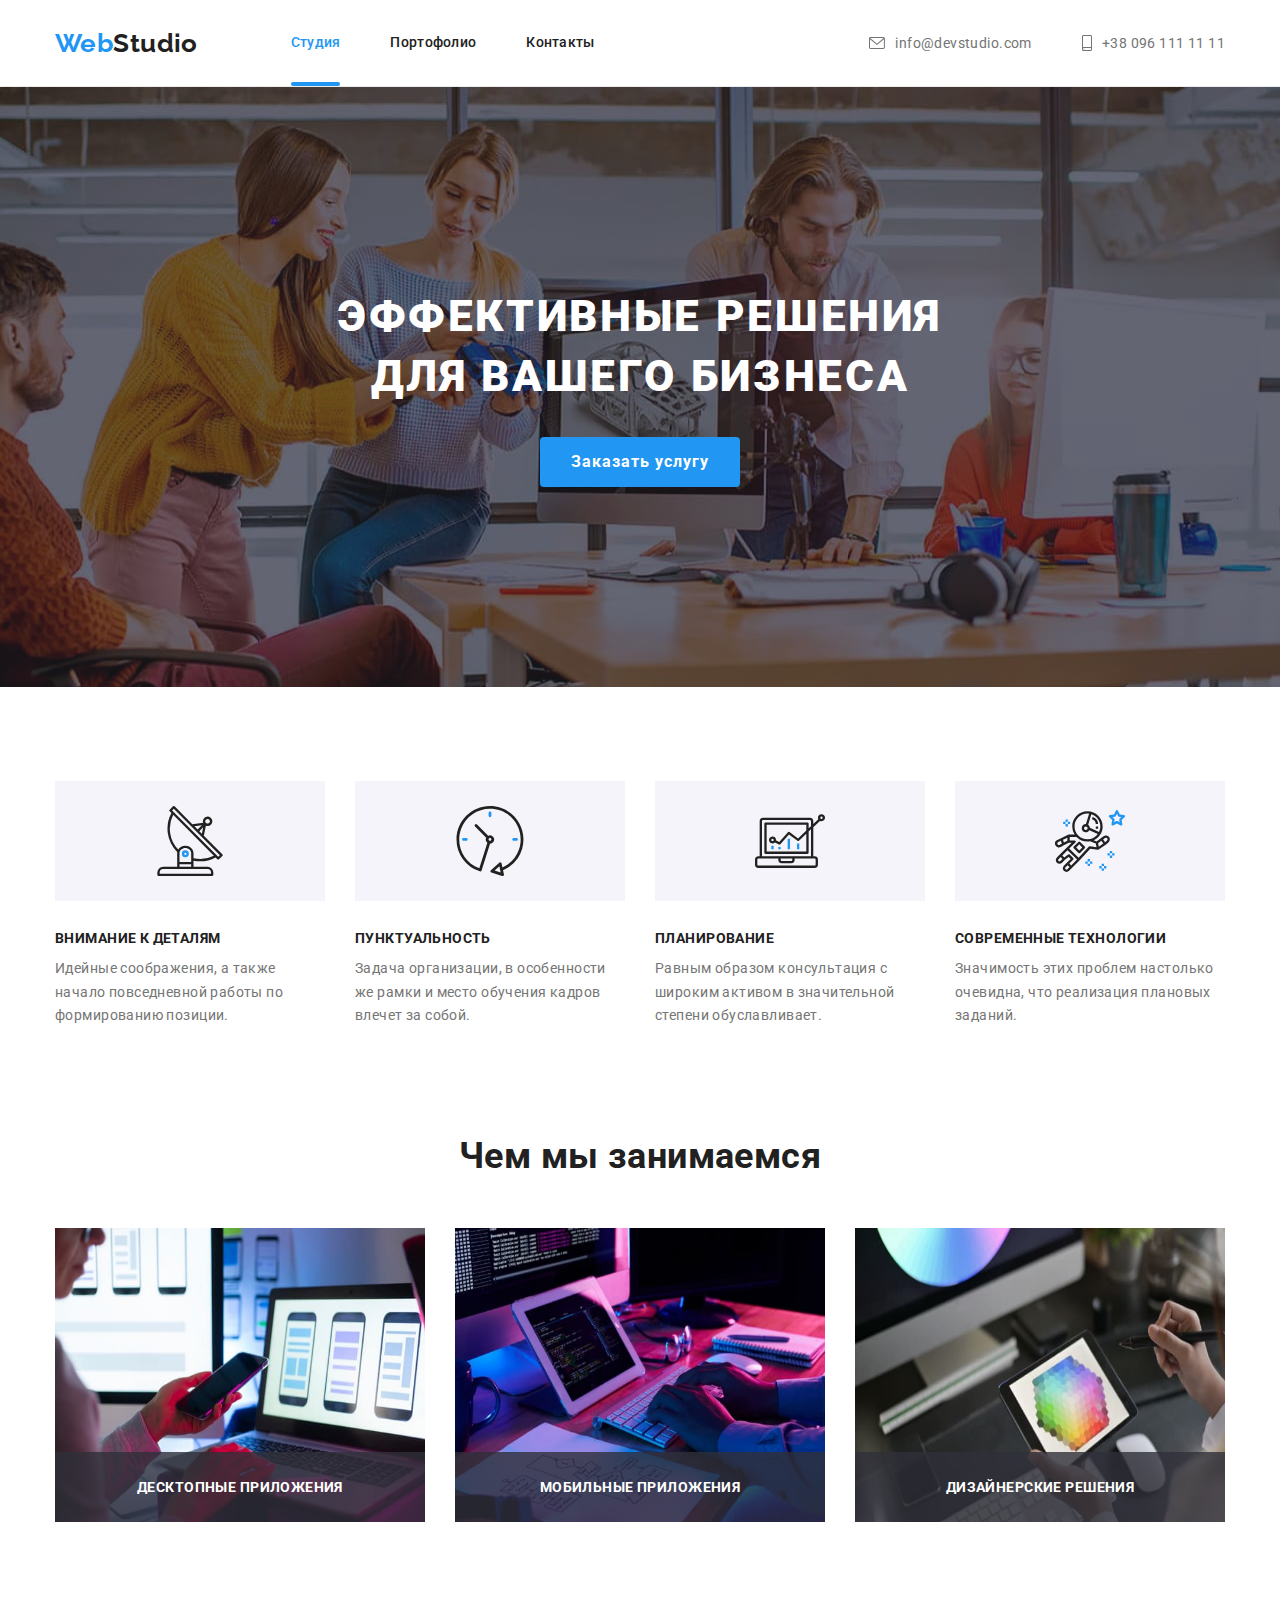
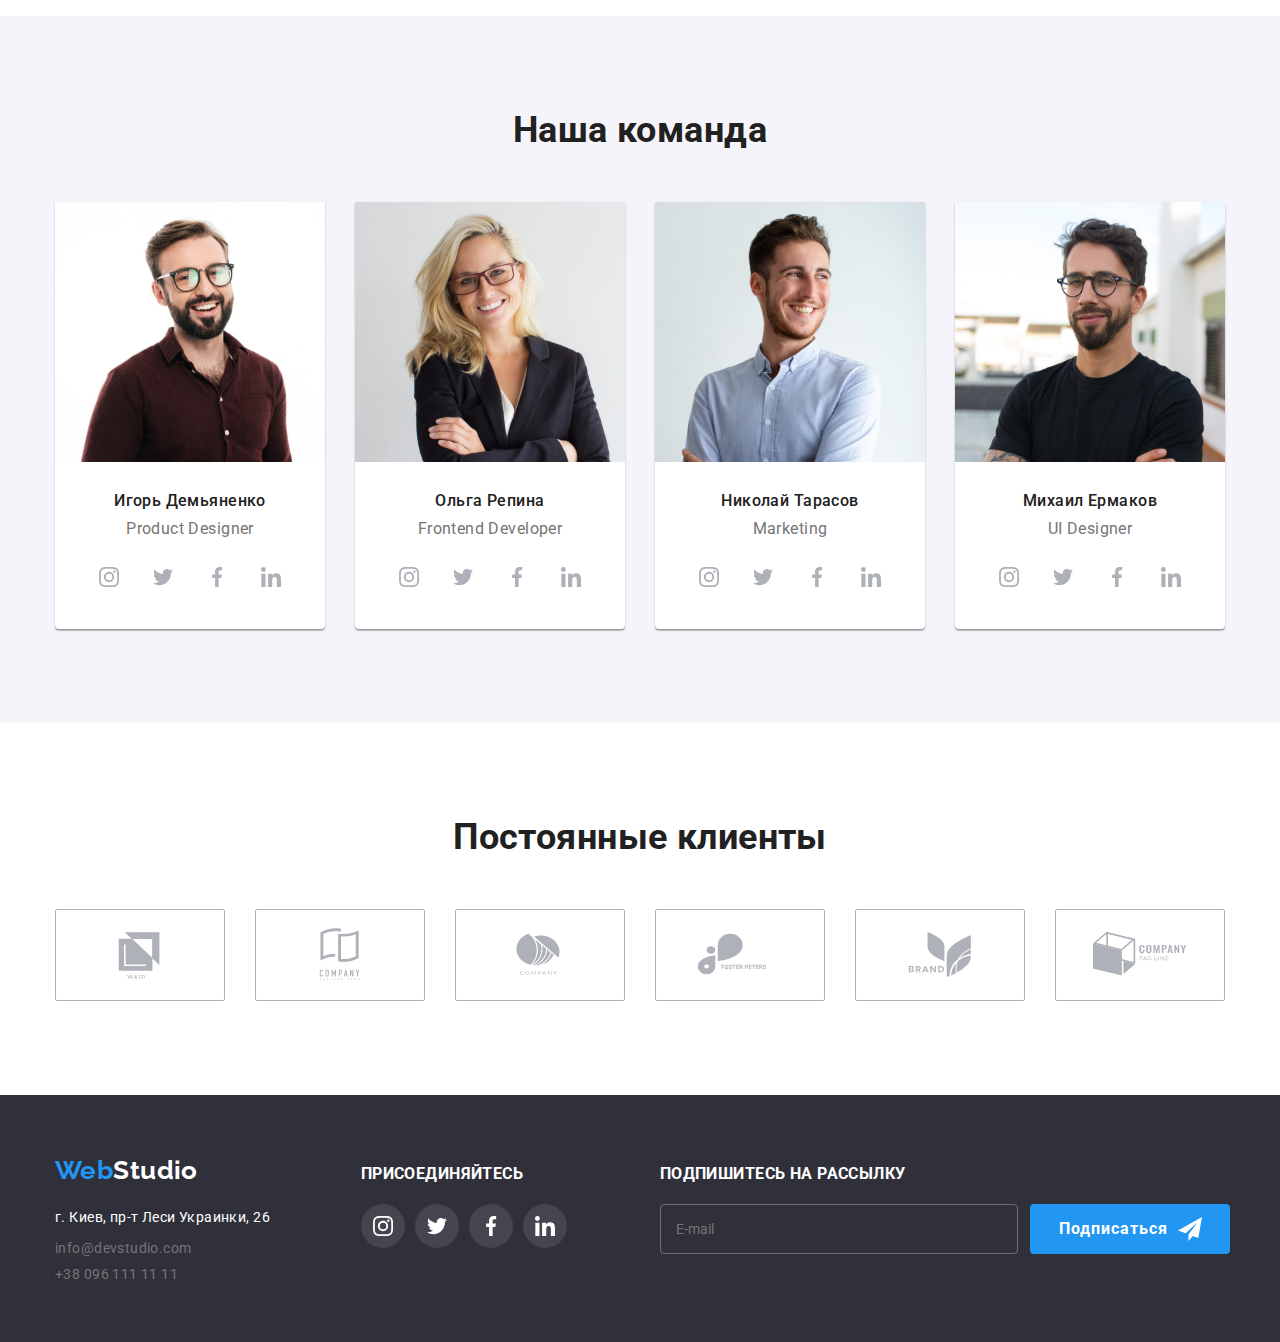
<file: index.html>
<!DOCTYPE html>
<html lang="ru">
  <head>
    <meta charset="UTF-8" />
    <meta http-equiv="X-UA-Compatible" content="IE=edge" />
    <meta name="viewport" content="width=device-width, initial-scale=1.0" />
    <title>goit-markup-hw-07</title>

    <link rel="preconnect" href="https://fonts.googleapis.com" />
    <link rel="preconnect" href="https://fonts.gstatic.com" crossorigin />
    <link
      href="https://fonts.googleapis.com/css2?family=Raleway:wght@700&family=Roboto:wght@400;500;700;900&display=swap"
      rel="stylesheet"
    />
    <link
      rel="stylesheet"
      href="https://cdnjs.cloudflare.com/ajax/libs/modern-normalize/1.1.0/modern-normalize.min.css"
    />
    <link rel="stylesheet" href="css/main.min.css" />
  </head>
  <body>
    <header class="header-container" >
      <div class="header main-container">
      <a class="header__logo header-logo" href="./index.html"
        >Web<span class="header__logo--header">Studio</span></a
      >
      <ul class="nav-header">
        <li class="nav-header__item nav-header__item--current">
          <a
            class="nav-header__link nav-header__link--current"
            href="./index.html"
            >Студия</a
          >
        </li>
        <li class="nav-header__item">
          <a class="nav-header__link" href="./portfolio.html">Портофолио</a>
        </li>
        <li class="nav-header__item">
          <a class="nav-header__link" href="#">Контакты</a>
        </li>
      </ul>
      <ul class="contacts">
        <li class="contacts__item">
          <a
            class="contacts__link contacts-link--primary-color"
            href="mailto:info@devstudio.com"
            ><svg class="contacts__icon" width="16" height="12">
              <use href="./images/icons.svg#icon-mail"></use>
            </svg>info@devstudio.com</a>
        </li>
        <li class="contacts__item">
          <a
            class="contacts__link contacts-link--primary-color"
            href="tel:+380961111111">
            <svg class="contacts__icon" width="10" height="16">
              <use href="./images/icons.svg#icon-smartphone"></use>
            </svg>
            +38 096 111 11 11</a>
        </li>
      </ul>
      </div>
    </header>
    <main>
      <section class="hero-section">
        <div class="main-container">
          <h1 class="hero__title">Эффективные решения для вашего бизнеса</h1>
          <button
            class="btn hero__btn hero__btn--colors-fonts"
            type="button"
            data-modal-open>
            Заказать услугу
          </button>
        </div>
      </section>
      <section class="benefits-section">
        <div class="main-container">
        <h2 class="hidden">Наши преимущества</h2>
        <ul class="benefits">
          <li class="benefits__items ">
            <div class="benefits__container">
              <svg class="benefits__icon" width="70" height="70">
                <use href="./images/icons.svg#icon-antenna"></use>
              </svg>
            </div>
            <h3 class="benefits__title">Внимание к деталям</h3>
            <p class="benefits__text">
              Идейные соображения, а также начало повседневной работы по
              формированию позиции.
            </p>
          </li>
          <li class="benefits__items">
            <div class="benefits__container">
              <svg class="benefits__icon" width="70" height="70">
                <use href="./images/icons.svg#icon-clock"></use>
              </svg>
            </div>
            <h3 class="benefits__title">Пунктуальность</h3>
            <p class="benefits__text">
              Задача организации, в особенности же рамки и место обучения кадров
              влечет за собой.
            </p>
          </li>
          <li class="benefits__items ">
            <div class="benefits__container">
              <svg class="benefits__icon" width="70" height="70">
                <use href="./images/icons.svg#icon-diagram"></use>
              </svg>
            </div>
            <h3 class="benefits__title">Планирование</h3>
            <p class="benefits__text">
              Равным образом консультация с широким активом в значительной
              степени обуславливает.
            </p>
          </li>
          <li class="benefits__items">
            <div class="benefits__container">
              <svg class="benefits__icon" width="70" height="70">
                <use href="./images/icons.svg#icon-astronaut"></use>
              </svg>
            </div>
            <h3 class="benefits__title">Современные технологии</h3>
            <p class="benefits__text">
              Значимость этих проблем настолько очевидна, что реализация
              плановых заданий.
            </p>
          </li>
        </ul>
      </div>
      </section>
      <section class="section">
        <div class="main-container">
        <h2 class="section__title--big">Чем мы занимаемся</h2>
        <ul class="section__list">
          <li class="section__item">
            <img
              class="section__img"
              src="./images/1.jpg"
              alt="Первое"
              width="370"
              height="294"
            />
            <div class="section__container">
              <h3 class="section__title section__title--tranform">
                Десктопные приложения
              </h3>
            </div>
          </li>
          <li class="section__item">
            <img
              class="section__img"
              src="./images/2.jpg"
              alt="Второе"
              width="370"
              height="294"
            />
            <div class="section__container">
              <h3 class="section__title section__title--tranform">
                Мобильные приложения
              </h3>
            </div>
          </li>
          <li class="section__item">
            <img
              class="section__img"
              src="./images/3.jpg"
              alt="Третье"
              width="370"
              height="294"
            />
            <div class="section__container">
              <h3 class="section__title section__title--tranform">
                Дизайнерские решения
              </h3>
            </div>
          </li>
        </ul>
      </div>
      </section>
      <section class="team">
        <div class="main-container">
        <h3 class="section__title--big">Наша команда</h3>
        <ul class="team__list">
          <li class="team__item">
            <img
              class="section__img"
              src="./images/ihor.jpg"
              alt="Игорь Демьяненко"
              width="270"
            />
            <div class="team__container">
              <h3 class="section__title--team">Игорь Демьяненко</h3>
              <p class="section__text">Product Designer</p>
              <ul class="social">
                <li class="social__items">
                  <a class="social__links" href="">
                    <svg class="icons" width="20" height="20">
                      <use href="./images/icons.svg#icon-instagram"></use>
                    </svg>
                  </a>
                </li>
                <li class="social__items">
                    <a class="social__links" href="">
                      <svg class="icons" width="20" height="20">
                        <use href="./images/icons.svg#icon-twitter"></use>
                      </svg>
                    </a>
                  </li>
                  <li class="social__items">
                    <a class="social__links" href="">
                      <svg class="icons" width="20" height="20">
                        <use href="./images/icons.svg#icon-facebook"></use>
                      </svg>
                    </a>
                  </li>
                  <li class="social__items">
                    <a class="social__links" href="">
                    <svg class="icons" width="20" height="20">
                      <use href="./images/icons.svg#icon-linkedin"></use>
                    </svg>
                  </a>
                </li>
              </ul>
            </div>
          </li>
          <li class="team__item">
            <img
              class="section__img"
              src="./images/olga.jpg"
              alt="Ольга Репина"
              width="270"
            />
            <div class="team__container">
              <h3 class="section__title--team">Ольга Репина</h3>
              <p class="section__text">Frontend Developer</p>
              <ul class="social">
                <li class="social__items">
                  <a class="social__links" href="">
                    <svg class="icons" width="20" height="20">
                      <use href="./images/icons.svg#icon-instagram"></use>
                    </svg>
                  </a>
                </li>
                <li class="social__items">
                    <a class="social__links" href="">
                      <svg class="icons" width="20" height="20">
                        <use href="./images/icons.svg#icon-twitter"></use>
                      </svg>
                    </a>
                  </li>
                  <li class="social__items">
                    <a class="social__links" href="">
                      <svg class="icons" width="20" height="20">
                        <use href="./images/icons.svg#icon-facebook"></use>
                      </svg>
                    </a>
                  </li>
                  <li class="social__items">
                    <a class="social__links" href="">
                    <svg class="icons" width="20" height="20">
                      <use href="./images/icons.svg#icon-linkedin"></use>
                    </svg>
                  </a>
                </li>
              </ul>
            </div>
          </li>
          <li class="team__item">
            <img
              class="section__img"
              src="./images/nikolay.jpg"
              alt="Николай Тарасов"
              width="270"
            />
            <div class="team__container">
              <h3 class="section__title--team">Николай Тарасов</h3>
              <p class="section__text">Marketing</p>
              <ul class="social">
                <li class="social__items">
                  <a class="social__links" href="">
                    <svg class="icons" width="20" height="20">
                      <use href="./images/icons.svg#icon-instagram"></use>
                    </svg>
                  </a>
                </li>
                <li class="social__items">
                    <a class="social__links" href="">
                      <svg class="icons" width="20" height="20">
                        <use href="./images/icons.svg#icon-twitter"></use>
                      </svg>
                    </a>
                  </li>
                  <li class="social__items">
                    <a class="social__links" href="">
                      <svg class="icons" width="20" height="20">
                        <use href="./images/icons.svg#icon-facebook"></use>
                      </svg>
                    </a>
                  </li>
                  <li class="social__items">
                    <a class="social__links" href="">
                    <svg class="icons" width="20" height="20">
                      <use href="./images/icons.svg#icon-linkedin"></use>
                    </svg>
                  </a>
                </li>
              </ul>
            </div>
          </li>
          <li class="team__item">
            <img
              class="section__img"
              src="./images/mihail.jpg"
              alt="Михаил Ермаков"
              width="270"
            />
            <div class="team__container">
              <h3 class="section__title--team">Михаил Ермаков</h3>
              <p class="section__text">UI Designer</p>
              <ul class="social">
                <li class="social__items">
                  <a class="social__links" href="">
                    <svg class="icons" width="20" height="20">
                      <use href="./images/icons.svg#icon-instagram"></use>
                    </svg>
                  </a>
                </li>
                <li class="social__items">
                    <a class="social__links" href="">
                      <svg class="icons" width="20" height="20">
                        <use href="./images/icons.svg#icon-twitter"></use>
                      </svg>
                    </a>
                  </li>
                  <li class="social__items">
                    <a class="social__links" href="">
                      <svg class="icons" width="20" height="20">
                        <use href="./images/icons.svg#icon-facebook"></use>
                      </svg>
                    </a>
                  </li>
                  <li class="social__items">
                    <a class="social__links" href="">
                    <svg class="icons" width="20" height="20">
                      <use href="./images/icons.svg#icon-linkedin"></use>
                    </svg>
                  </a>
                </li>
              </ul>
            </div>
          </li>  
        </ul>
      </div>
      </section>
      <section class="section">
        <div class="main-container">
        <h2 class="section__title--big">Постоянные клиенты</h2>
        <ul class="clients__list">
          <li class="clients__item">
            <a class="clients__link" href="#">
              <svg class="clients__icon" width="106" height="60">
                <use href="./images/icons.svg#icon-groupe-1"></use>
              </svg>
            </a>
          </li>
          <li class="clients__item">
            <a class="clients__link" href="#">
              <svg class="clients__icon" width="106" height="60">
                <use href="./images/icons.svg#icon-groupe-2"></use>
              </svg>
            </a>
          </li>
          <li class="clients__item">
            <a class="clients__link" href="#">
              <svg class="clients__icon" width="106" height="60">
                <use href="./images/icons.svg#icon-groupe-3"></use>
              </svg>
            </a>
          </li>
          <li class="clients__item">
            <a class="clients__link" href="#">
              <svg class="clients__icon" width="106" height="60">
                <use href="./images/icons.svg#icon-groupe-4"></use>
              </svg>
            </a>
          </li>
          <li class="clients__item">
            <a class="clients__link" href="#">
              <svg class="clients__icon" width="106" height="60">
                <use href="./images/icons.svg#icon-groupe-5"></use>
              </svg>
            </a>
          </li>
          <li class="clients__item">
            <a class="clients__link" href="#">
              <svg class="clients__icon" width="106" height="60">
                <use href="./images/icons.svg#icon-groupe-6"></use>
              </svg>
            </a>
          </li>
        </ul>
      </div>
      </section>
</main>
    <footer class="footer">
      <div class="footer-container main-container"> 
        <div class="footer__left">
        <a class="header__logo header-logo footer_logo" href="./index.html"
          >Web<span class="header__logo--footer">Studio</span></a>
          <address class="adress">
            <ul  class="adress__list">
              <li class="adress__item">
                <a
                  class="address__link contacts-link--secondary-color"
                  href="https://goo.gl/maps/z2ZEgG6TqX1STKma6"
                  target="_blank"
                  rel="noopener
            noreferrer"
                >
                  г. Киев, пр-т Леси Украинки, 26
                </a>
              </li>
              <li class="adress__item">
                <a
                class="contacts__link 
                footer__link"
                href="mailto:info@devstudio.com">
                info@devstudio.com
              </a>
              </li>
              <li class="adress__item">
                <a class="contacts__link 
                footer__link" href="tel:+380961111111">
              +38 096 111 11 11
              </a>
              </li>
            </ul>
          </address>
      </div>
      <div class="subscribe-container">
        <h3 class="subscribe__title">Присоединяйтесь</h3>
        <ul class="social">
          <li class="social__items">
            <a class="social__links social__links--border" href="">
              <svg class="icons footer__icons--fill" width="20" height="20">
                <use href="./images/icons.svg#icon-instagram"></use>
              </svg>
            </a>
          </li>
          <li class="social__items">
              <a class="social__links social__links--border" href="">
                <svg class="icons footer__icons--fill" width="20" height="20">
                  <use href="./images/icons.svg#icon-twitter"></use>
                </svg>
              </a>
            </li>
            <li class="social__items">
              <a class="social__links social__links--border" href="">
                <svg class="icons footer__icons--fill" width="20" height="20">
                  <use href="./images/icons.svg#icon-facebook"></use>
                </svg>
              </a>
            </li>
            <li class="social__items">
              <a class="social__links social__links--border" href="">
              <svg class="icons footer__icons--fill" width="20" height="20">
                <use href="./images/icons.svg#icon-linkedin"></use>
              </svg>
            </a>
          </li>
        </ul>
      </div>
      <div class="form-container">
        <h3 class="subscribe__title">Подпишитесь на рассылку</h3>
        <form class="footer-form">
          <label class="footer-form__label">
            <input
              class="footer-form__input"
              type="email"
              name="user-mail"
              placeholder="E-mail"
            />
          </label>
          <button class="btn form__button" type="submit">
            <span class="button__text">Подписаться</span>
            <svg class="button__icon" width="24" height="24">
              <use href="./images/icons.svg#icon-telegram"></use>
            </svg>
          </button>
        </form>
      </div>
      </div>
      </footer>
       <!-- МОДАЛЬНОЕ ОКНО -->
       <div class="backdrop is-hidden" data-modal>
        <div class="modal">
          <button class="modal__button" type="button" data-modal-close>
            <svg class="modal__icon" width="30" height="30">
              <use href="./images/icons.svg#icon-close-modal"></use>
            </svg>
          </button>
          <form class="form" autocomplete="off">
            <strong class="form__title"
              >Оставьте свои данные, мы вам перезвоним
            </strong>
            <label class="form-label">
              <span class="form-label__text">Имя</span>
              <input class="form-label__input" type="text" name="user-name" />
              <svg class="form-label__icon" width="18" height="18">
                <use href="./images/icons.svg#icon-modal-man"></use>
              </svg>
            </label>
            <label class="form-label"
            ><span class="form-label__text">Телефон</span>
            <input class="form-label__input" type="tel" name="user-tel" />
            <svg class="form-label__icon" width="18" height="18">
              <use href="./images/icons.svg#icon-modal-phone"></use>
            </svg>
          </label>
          <label class="form-label"
            ><span class="form-label__text">Почта</span>
            <input class="form-label__input" type="email" name="user-mail" />
            <svg class="form-label__icon" width="18" height="18">
              <use href="./images/icons.svg#icon-modal-letter"></use>
            </svg>
          </label>
          <label class="form-textarea">
          <span class="form-label__text">Комментарий </span>
          <textarea
            class="form-textarea__text"
            name="user-comment"
            placeholder="Введите текст"></textarea>
        </label>
        <label class="form-checkbox">
          <input class="checkbox" type="checkbox" name="policy" />
          <svg class="checkbox__icon" width="16" height="15">
            <use href="./images/icons.svg#icon-modal-submit"></use>
          </svg>
          <span class="checkbox__text">
            Соглашаюсь с рассылкой и принимаю&nbsp;
          </span>
          <a class="checkbox__link" href="#">Условия договора</a>
        </label>
        <button class="btn form__button--submit" type="submit">Отправить</button>
        </form>




        </div>
       </div>
    <script src="./js/modal.js"></script>
  </body>
</html>
</file>
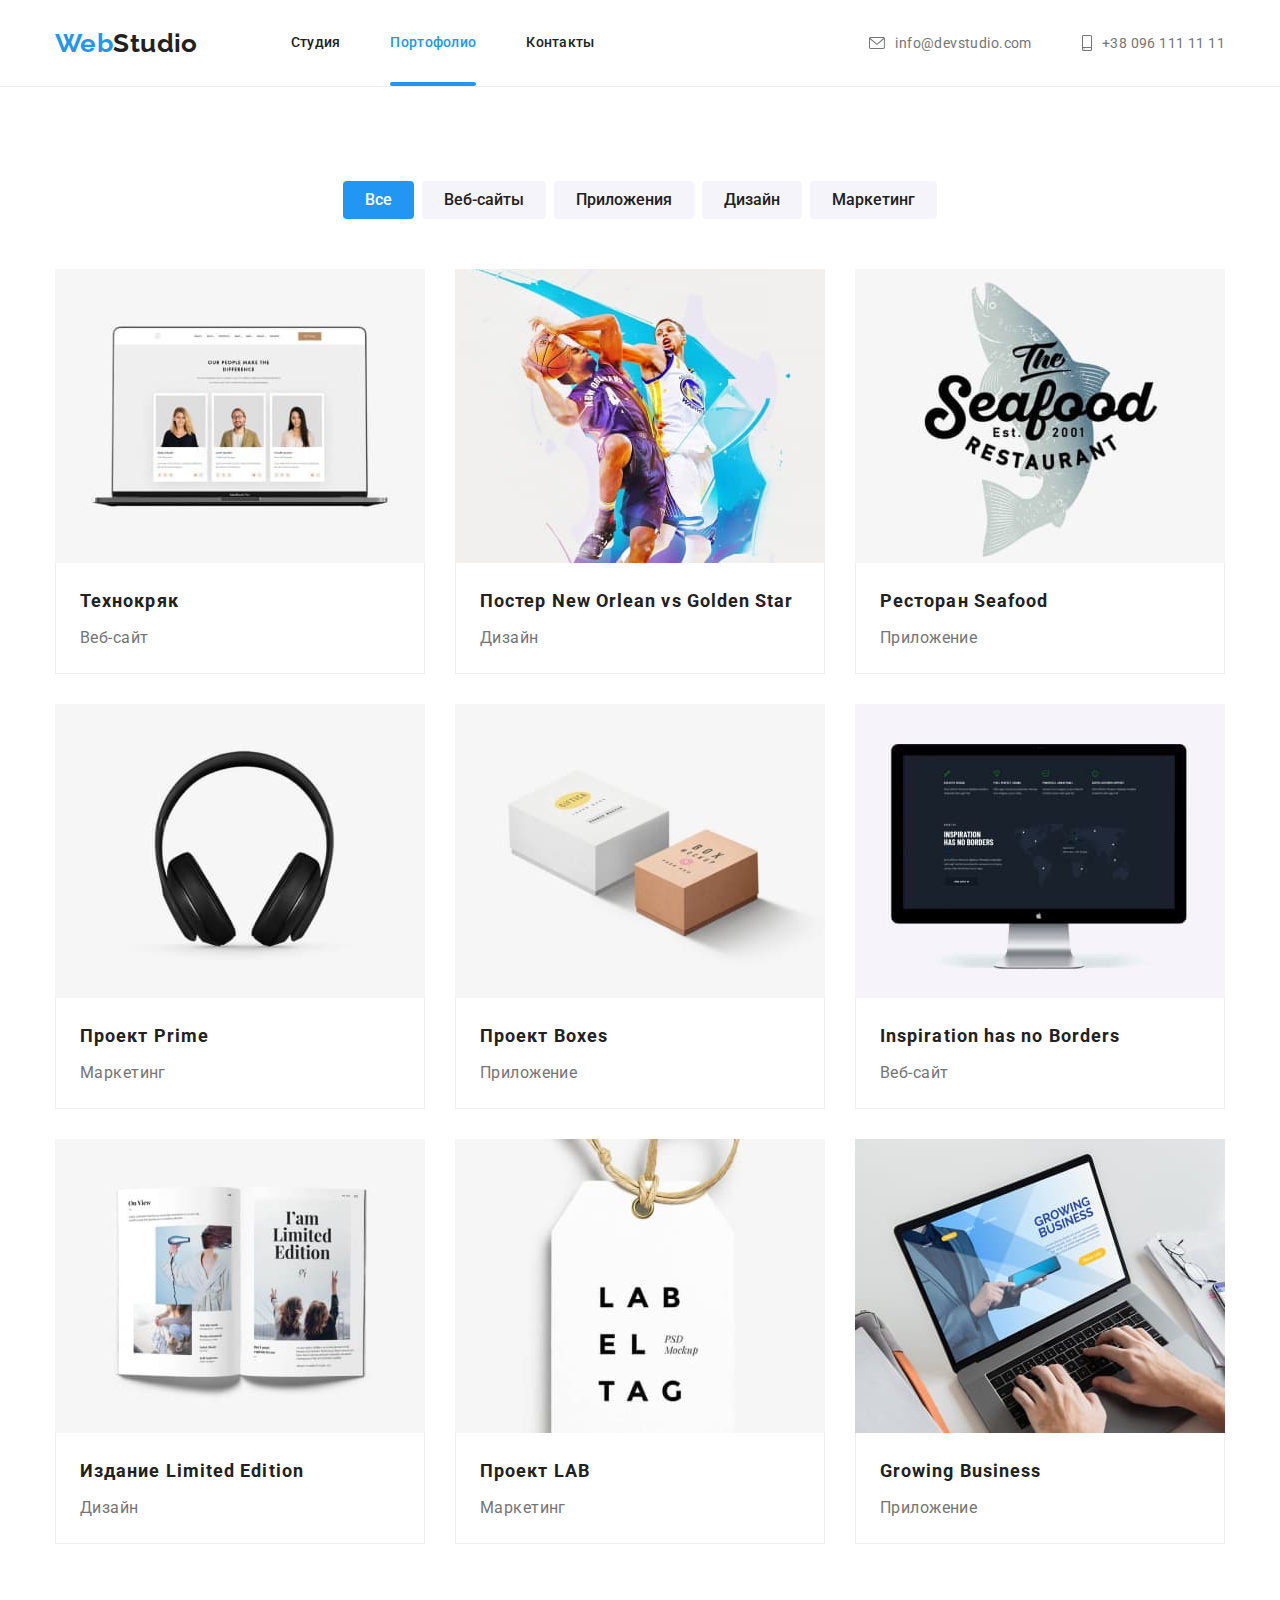
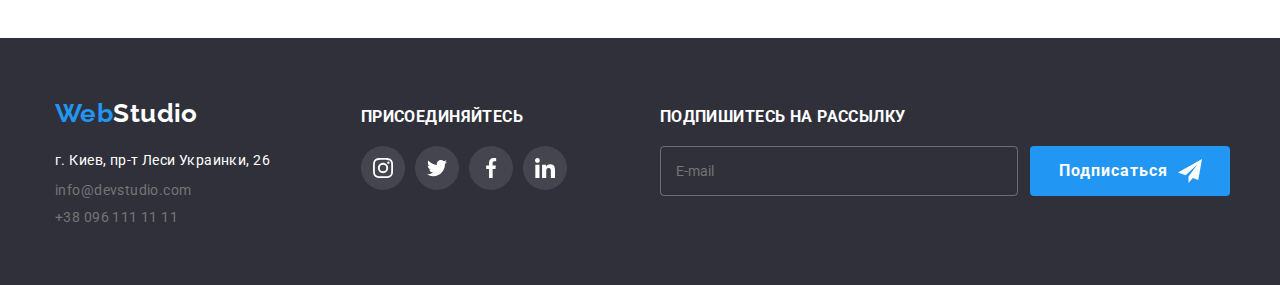
<file: portfolio.html>
<!DOCTYPE html>
<html lang="ru">
  <head>
    <meta charset="UTF-8" />
    <meta http-equiv="X-UA-Compatible" content="IE=edge" />
    <meta name="viewport" content="width=device-width, initial-scale=1.0" />
    <title>goit-markup-hw-07</title>

    <link rel="preconnect" href="https://fonts.googleapis.com" />
    <link rel="preconnect" href="https://fonts.gstatic.com" crossorigin />
    <link
      href="https://fonts.googleapis.com/css2?family=Raleway:wght@700&family=Roboto:wght@400;500;700;900&display=swap"
      rel="stylesheet"
    />
    <link
      rel="stylesheet"
      href="https://cdnjs.cloudflare.com/ajax/libs/modern-normalize/1.1.0/modern-normalize.min.css"
    />
    <link rel="stylesheet" href="css/main.min.css" />
  </head>
  <body>
    <header class="header-container" >
      <div class="header main-container">
      <a class="header__logo header-logo" href="./index.html"
        >Web<span class="header__logo--header">Studio</span></a
      >
      <ul class="nav-header">
        <li class="nav-header__item ">
          <a
            class="nav-header__link "
            href="./index.html"
            >Студия</a
          >
        </li>
        <li class="nav-header__item nav-header__item--current">
          <a class="nav-header__link nav-header__link--current" href="./portfolio.html">Портофолио</a>
        </li>
        <li class="nav-header__item">
          <a class="nav-header__link" href="#">Контакты</a>
        </li>
      </ul>
      <ul class="contacts">
        <li class="contacts__item">
          <a
            class="contacts__link contacts-link--primary-color"
            href="mailto:info@devstudio.com"
            ><svg class="contacts__icon" width="16" height="12">
              <use href="./images/icons.svg#icon-mail"></use>
            </svg>info@devstudio.com</a>
        </li>
        <li class="contacts__item">
          <a
            class="contacts__link contacts-link--primary-color"
            href="tel:+380961111111">
            <svg class="contacts__icon" width="10" height="16">
              <use href="./images/icons.svg#icon-smartphone"></use>
            </svg>
            +38 096 111 11 11</a>
        </li>
      </ul>
      </div>
    </header>
    <main>
      <section class="section">
        <div class="main-container">
        <h1 class="hidden">Примеры работ</h1>
        <ul class="filter-button-list">
          <li class="filter-button__item">
            <button class="btn filter-button filter-button--active" type="button">
              Все</button>
          </li>
          <li class="filter-button__item">
            <button class="btn filter-button" type="button">
              Веб-сайты</button>
          </li>
          <li class="filter-button__item">
            <button class="btn filter-button" type="button">
              Приложения</button>
          </li>
          <li class="filter-button__item">
            <button class="btn filter-button" type="button">
              Дизайн</button>
          </li>
          <li class="filter-button__item">
            <button class="btn filter-button" type="button">
              Маркетинг</button>
          </li>
        </ul>
        <ul class="filter">
          <li class="filter-item ">
           <div class="submenu">
              <img
                class="submenu__img"
                src="./images/techno.jpg"
                alt="Технокряк"
                width="370"
              />
              <p class="submenu__text">
                Ресурс предлагает комплексные предложения с разным уровнем
                функционала и сервисов. Все это позволит посетителю получить
                исчерпывающие сведения о компании или частном лице.
              </p>
            </div>
            <div class="filter-item-text__container">
              <h3 class="filter__title">Технокряк</h3>
              <p class="filter__text">Веб-сайт</p>
            </div>
         </li>
         <li class="filter-item ">
          <div class="submenu">
             <img
             class="submenu__img"
             src="./images/new-orlean.jpg"
             alt="Постер New Orlean"
             width="370"
             />
             <p class="submenu__text">
              Ресурс предлагает комплексные предложения с разным уровнем
              функционала и сервисов. Все это позволит посетителю получить
              исчерпывающие сведения о компании или частном лице.
             </p>
           </div>
           <div class="filter-item-text__container">
             <h3 class="filter__title">Постер New Orlean vs Golden Star</h3>
             <p class="filter__text">Дизайн</p>
           </div>
        </li>
        <li class="filter-item ">
          <div class="submenu">
             <img
             class="submenu__img"
             src="./images/seafood.jpg"
             alt="Ресторан Seafood"
             width="370"
             />
             <p class="submenu__text">
              Ресурс предлагает комплексные предложения с разным уровнем
              функционала и сервисов. Все это позволит посетителю получить
              исчерпывающие сведения о компании или частном лице.
             </p>
           </div>
           <div class="filter-item-text__container">
             <h3 class="filter__title">Ресторан Seafood</h3>
             <p class="filter__text">Приложение</p>
           </div>
        </li>
        <li class="filter-item ">
          <div class="submenu">
             <img
             class="submenu__img"
             src="./images/prime.jpg"
             alt="Наушники Prime"
             width="370"
             />
             <p class="submenu__text">
              Ресурс предлагает комплексные предложения с разным уровнем
              функционала и сервисов. Все это позволит посетителю получить
              исчерпывающие сведения о компании или частном лице.
             </p>
           </div>
           <div class="filter-item-text__container">
             <h3 class="filter__title">Проект Prime</h3>
             <p class="filter__text">Маркетинг</p>
           </div>
        </li>
        <li class="filter-item ">
          <div class="submenu">
             <img
             class="submenu__img"
             src="./images/boxes.jpg"
             alt="Проект Boxes"
             width="370"
             />
             <p class="submenu__text">
              Ресурс предлагает комплексные предложения с разным уровнем
              функционала и сервисов. Все это позволит посетителю получить
              исчерпывающие сведения о компании или частном лице.
             </p>
           </div>
           <div class="filter-item-text__container">
             <h3 class="filter__title">Проект Boxes</h3>
             <p class="filter__text">Приложение</p>
           </div>
        </li>
        <li class="filter-item ">
          <div class="submenu">
             <img
             class="submenu__img"
             src="./images/inspiration.jpg"
             alt="Inspiration"
             width="370"
             />
             <p class="submenu__text">
              Ресурс предлагает комплексные предложения с разным уровнем
              функционала и сервисов. Все это позволит посетителю получить
              исчерпывающие сведения о компании или частном лице.
             </p>
           </div>
           <div class="filter-item-text__container">
             <h3 class="filter__title">Inspiration has no Borders</h3>
             <p class="filter__text">Веб-сайт</p>
           </div>
        </li>
        <li class="filter-item ">
          <div class="submenu">
             <img
             class="submenu__img"
             src="./images/limited.jpg"
             alt="Издание Limited"
             width="370"
             />
             <p class="submenu__text">
              Ресурс предлагает комплексные предложения с разным уровнем
              функционала и сервисов. Все это позволит посетителю получить
              исчерпывающие сведения о компании или частном лице.
             </p>
           </div>
           <div class="filter-item-text__container">
             <h3 class="filter__title">Издание Limited Edition</h3>
             <p class="filter__text">Дизайн</p>
           </div>
        </li>
        <li class="filter-item">
          <div class="submenu">
             <img
             class="submenu__img"
             src="./images/lab.jpg"
             alt="Lab"
             width="370"
             />
             <p class="submenu__text">
              Ресурс предлагает комплексные предложения с разным уровнем
              функционала и сервисов. Все это позволит посетителю получить
              исчерпывающие сведения о компании или частном лице.
             </p>
           </div>
           <div class="filter-item-text__container">
             <h3 class="filter__title">Проект LAB</h3>
             <p class="filter__text">Маркетинг</p>
           </div>
        </li>
        <li class="filter-item ">
          <div class="submenu">
             <img
             class="submenu__img"
             src="./images/growing.jpg"
             alt="Growing"
             width="370"
             />
             <p class="submenu__text">
              Ресурс предлагает комплексные предложения с разным уровнем
              функционала и сервисов. Все это позволит посетителю получить
              исчерпывающие сведения о компании или частном лице.
             </p>
           </div>
           <div class="filter-item-text__container">
             <h3 class="filter__title">Growing Business</h3>
             <p class="filter__text">Приложение</p>
           </div>
        </li>
        </ul>
      </div>
      </section>
    </main>
    <footer class="footer">
      <div class="main-container footer-container"> 
        <div class="footer__left">
        <a class="header__logo header-logo footer_logo" href="./index.html"
          >Web<span class="header__logo--footer">Studio</span></a>
          <address class="adress">
            <ul  class="adress__list">
              <li class="adress__item">
                <a
                  class="address__link contacts-link--secondary-color"
                  href="https://goo.gl/maps/z2ZEgG6TqX1STKma6"
                  target="_blank"
                  rel="noopener
            noreferrer"
                >
                  г. Киев, пр-т Леси Украинки, 26
                </a>
              </li>
              <li class="adress__item">
                <a
                class="contacts__link 
                footer__link"
                href="mailto:info@devstudio.com">
                info@devstudio.com
              </a>
              </li>
              <li class="adress__item">
                <a class="contacts__link 
                footer__link" href="tel:+380961111111">
              +38 096 111 11 11
              </a>
              </li>
            </ul>
          </address>
      </div>
      <div class="subscribe-container">
        <h3 class="subscribe__title">Присоединяйтесь</h3>
        <ul class="social">
          <li class="social__items">
            <a class="social__links social__links--border" href="">
              <svg class="icons footer__icons--fill" width="20" height="20">
                <use href="./images/icons.svg#icon-instagram"></use>
              </svg>
            </a>
          </li>
          <li class="social__items">
              <a class="social__links social__links--border" href="">
                <svg class="icons footer__icons--fill" width="20" height="20">
                  <use href="./images/icons.svg#icon-twitter"></use>
                </svg>
              </a>
            </li>
            <li class="social__items">
              <a class="social__links social__links--border" href="">
                <svg class="icons footer__icons--fill" width="20" height="20">
                  <use href="./images/icons.svg#icon-facebook"></use>
                </svg>
              </a>
            </li>
            <li class="social__items">
              <a class="social__links social__links--border" href="">
              <svg class="icons footer__icons--fill" width="20" height="20">
                <use href="./images/icons.svg#icon-linkedin"></use>
              </svg>
            </a>
          </li>
        </ul>
      </div>
      <div class="form-container">
        <h3 class="subscribe__title">Подпишитесь на рассылку</h3>
        <form class="footer-form">
          <label class="footer-form__label">
            <input
              class="footer-form__input"
              type="email"
              name="user-mail"
              placeholder="E-mail"
            />
          </label>
          <button class="btn form__button" type="submit">
            <span class="button__text">Подписаться</span>
            <svg class="button__icon" width="24" height="24">
              <use href="./images/icons.svg#icon-telegram"></use>
            </svg>
          </button>
        </form>
      </div>
      </div>
      </footer>
  </body>
</html>
</file>
<file: css/main.min.css>
body{margin:0;font-family:"Roboto",sans-serif;font-size:14px;color:#212121;background-color:#ffffff;letter-spacing:0.03em}h1,h2,h3,h4,h5,h6,p{margin-top:0}a{margin:0;padding:0;text-decoration:none}ul{list-style-type:none;margin:0;padding:0}.icon{fill:currentColor}li{padding:0;margin:0}.main-container{width:1200px;padding-left:15px;padding-right:15px;margin:0 auto}.header-container{border-bottom:1px solid #ececec}.header{display:flex;align-items:center}.header-logo{padding-top:25px;padding-bottom:25px;margin-right:93px}.header__logo{display:block;font-family:Raleway;font-weight:700;font-size:26px;line-height:1.19;text-align:left;color:#2196f3}.header__logo--header{color:#212121}.nav-header{display:flex;justify-items:center;align-items:center}.nav-header__item:not(:last-child){margin-right:50px}.nav-header__link{display:flex;padding-top:35px;padding-bottom:35px;font-weight:500;font-size:14px;line-height:1.14;text-align:left;letter-spacing:0.02em;color:#212121;transition:color 250ms cubic-bezier(0.4, 0, 0.2, 1)}.nav-header__link--current{flex-direction:column;position:relative;color:#2196f3;font-weight:500}.nav-header__link--current::after{content:'';position:absolute;bottom:0;width:100%;height:4px;background-color:#2196f3;border-radius:2px}.nav-header__link:hover,.nav-header__link:focus{color:#2196f3}.contacts{display:flex;justify-content:space-between;align-items:center;margin-left:auto}.contacts__item{display:flex;align-items:center;justify-content:center}.contacts__item:not(:last-child){margin-right:50px}.contacts__link{display:inline-flex;align-items:center;padding:32px 0}.contacts-link--primary-color{color:#757575;transition:color 250ms cubic-bezier(0.4, 0, 0.2, 1)}.contacts__icon{fill:currentColor;margin-right:10px}.contacts__link:hover,.contacts__link:focus{color:#2196f3}.hero-section{max-width:1600px;margin:0 auto;background:linear-gradient(rgba(47,48,58,0.4), rgba(47,48,58,0.4)),url("../images/hero-background.jpg");background-repeat:no-repeat;background-size:cover;background-position:top;padding:200px 0;text-align:center}.hero__title{color:#ffffff;font-size:44px;font-weight:900;text-transform:uppercase;line-height:1.36;text-align:center;letter-spacing:0.06em;margin-left:auto;margin-right:auto;margin-bottom:30px;width:696px}.btn{border-radius:4px;cursor:pointer;border:none}.hero__btn{width:200px;height:50px}.hero__btn--colors-fonts{background-color:#2196f3;color:white;font-size:16px;font-weight:700;line-height:1.87;letter-spacing:0.06em;transition:background-color 250ms cubic-bezier(0.4, 0, 0.2, 1)}.hero__btn:hover,.hero__btn:focus{background-color:#188ce8}.benefits{display:flex;justify-content:center;align-items:center}.hidden{appearance:none;position:absolute;position:absolute;white-space:nowrap;width:1px;height:1px;overflow:hidden;border:0;padding:0;clip:rect(0 0 0 0);clip-path:inset(50%);margin:-1px}.benefits-section{text-align:center;padding-top:94px}.benefits__items:not(:last-child){margin-right:30px}.benefits__container{display:flex;width:270px;height:120px;background-color:#f5f4fa;margin-bottom:30px;justify-content:center;align-items:center}.benefits__title{font-size:14px;text-transform:uppercase;line-height:1.14;text-align:left;margin-bottom:10px}.benefits__text{color:#757575;line-height:1.71;text-align:left}.section{padding:94px 0}.section__title--big{font-size:36px;text-align:center;line-height:1.16;margin-bottom:50px}.section__title{display:flex;margin-bottom:50px;align-items:center;margin:0 auto;font-size:14px;line-height:1.16;text-align:center}.section__title--tranform{text-transform:uppercase;color:#ffffff}.section__list{display:flex;justify-content:center}.section__item:not(:last-child){margin-right:30px}.section__item{position:relative}.section__img{display:block}.section__container{display:flex;position:absolute;bottom:0;width:100%;height:70px;background-color:rgba(47,48,58,0.8)}.team{background-color:#f5f4fa;padding-top:94px;padding-bottom:94px}.team__list{display:flex;justify-content:center}.team__item{border-bottom-left-radius:4px;border-bottom-right-radius:4px;background-color:#ffffff;box-shadow:0px 1px 3px rgba(0,0,0,0.12),0px 1px 1px rgba(0,0,0,0.14),0px 2px 1px rgba(0,0,0,0.2)}.team__container{padding:30px}.team__item:not(:last-child){margin-right:30px}.section__title--team{color:#212121;font-size:16px;text-align:center;font-weight:500;line-height:1.16;margin-bottom:10px}.section__text{color:#757575;font-size:16px;font-weight:400;text-align:center;line-height:1.18}.social{display:flex;justify-content:center;margin-top:16px}.social__items:not(:last-child){margin-right:10px}.social__links{display:flex;width:44px;height:44px;justify-content:center;align-items:center;outline-style:none;border-style:none;border-radius:50%;transition-property:background-color;transition-duration:250ms;transition-timing-function:cubic-bezier(0.4, 0, 0.2, 1)}.icons{fill:#afb1b8}.social__links:hover,.social__links:focus{outline-style:none;border-style:none;border-radius:50%;background-color:#2196f3}.social__links:hover .icons,.social__links:focus .icons{fill:#ffffff}.clients__list{display:flex;justify-content:center}.clients__item:not(:last-child){margin-right:30px}.clients__link{display:flex;width:170px;height:92px;justify-content:center;align-items:center;border:1px solid #afb1b8;border-radius:2px;transition-property:border-color;transition-duration:250ms;transition-timing-function:cubic-bezier(0.4, 0, 0.2, 1)}.clients__icon{fill:#afb1b8;transition-property:fill;transition-duration:250ms;transition-timing-function:cubic-bezier(0.4, 0, 0.2, 1)}.clients__link:hover,.clients__link:focus{border-color:#2196f3}.clients__link:hover .clients__icon,.clients__link:focus .clients__icon{fill:#2196f3}.footer{margin:0 auto;background-color:#2f303a;padding:60px 0}.footer-container{display:flex;align-items:baseline}.footer_logo{padding:0;margin-bottom:20px}.header__logo--footer{color:#ffffff}.footer__link{padding:0;color:#757575;font-style:normal;font-weight:400}.footer__left{margin-right:70px}.adress__item:not(:last-child){margin-bottom:10px}.address__link{text-decoration:none;font-style:normal}.contacts-link--secondary-color{display:block;color:#ffffff;font-size:14px;font-weight:400;line-height:1.71;font-style:normal}.subscribe__title{color:#ffffff;text-transform:uppercase;margin-bottom:20px}.social__links--border{background-color:rgba(255,255,255,0.1);border-radius:50%}.footer__icons--fill{fill:#ffff}.form-container{margin-left:93px}.footer-form{display:flex}.footer-form__label{display:flex}.footer-form__input{display:block;margin-right:12px;width:358px;background-color:transparent;border:1px solid rgba(255,255,255,0.3);color:#ffff;border-radius:4px;padding:15px}.form__button{position:relative;background-color:#2196f3;width:200px;height:50px;display:flex;justify-content:center;align-items:center;color:white;font-size:16px;font-weight:700;border-radius:4px;cursor:pointer;line-height:1.87;letter-spacing:0.06em;border:none;transition-property:background-color;transition-duration:250ms;transition-timing-function:cubic-bezier(0.4, 0, 0.2, 1)}.button__text{padding:10px 62px 10px 29px}.button__icon{position:absolute;top:13px;right:28px;fill:#ffff}.form__button:hover,.form__button:focus{background-color:#188ce8}.filter-button-list{display:flex;justify-content:center;margin-bottom:50px}.filter-button__item:not(:last-child){margin-right:8px}.filter-button{color:#212121;background-color:#f5f4fa;border-radius:4px;font-size:16px;font-weight:500;line-height:1.62;padding:6px 22px;border:none;transition:color 250ms cubic-bezier(0.4, 0, 0.2, 1),background-color 250ms cubic-bezier(0.4, 0, 0.2, 1),box-shadow 250ms cubic-bezier(0.4, 0, 0.2, 1)}.filter-button--active{color:white;background-color:#2196f3}.filter-button:hover,.filter-button:focus{color:white;background-color:#2196f3;box-shadow:0 2px 2px 0 rgba(0,0,0,0.423);outline:none}.filter{display:flex;flex-wrap:wrap;justify-content:space-between}.filter-item{transition-property:box-shadow;transition-duration:250ms;transition-timing-function:cubic-bezier(0.4, 0, 0.2, 1)}.filter-item:nth-child(n+4){margin-top:30px}.submenu{position:relative;background-color:rgba(33,150,243,0.9);overflow:hidden}.submenu__img{display:block}.submenu__text{position:absolute;left:0;top:100%;width:100%;transform:translateY(0);padding:63px 24px;font-size:18px;line-height:1.5;text-align:left;letter-spacing:0.03em;color:#ffffff;background-color:rgba(33,150,243,0.9);transition-property:transform;transition-duration:250ms;transition-timing-function:cubic-bezier(0.4, 0, 0.2, 1)}.filter-item-text__container{padding:20px 24px;border-bottom:1px solid #eee;border-left:1px solid #eee;border-right:1px solid #eee}.filter__title{font-size:18px;line-height:2;letter-spacing:0.06em;margin-bottom:4px}.filter__text{color:#757575;font-size:16px;line-height:1.87;margin-bottom:0}.filter-item:hover{box-shadow:0 2px 2px 0 rgba(0,0,0,0.423)}.filter-item:hover .submenu__text{transform:translateY(-100%)}.backdrop{position:fixed;top:0;left:0;width:100%;height:100%;background-color:rgba(0,0,0,0.2);transition:opacity 250ms cubic-bezier(0.4, 0, 0.2, 1),visibility 250ms cubic-bezier(0.4, 0, 0.2, 1)}.backdrop.is-hidden{opacity:0;pointer-events:none}.modal{position:absolute;left:50%;top:50%;transform:translate(-50%, -50%);width:528px;max-height:581px;padding:40px;opacity:1;visibility:visible;background-color:#ffffff}.modal__button{position:absolute;top:8px;right:8px;display:flex;width:30px;height:30px;justify-content:center;align-items:center;cursor:pointer;background-color:#fff;border-radius:50%;border-color:rgba(0,0,0,0.1)}.modal__icon{transition-property:fill;transition-duration:250ms;transition-timing-function:cubic-bezier(0.4, 0, 0.2, 1)}.modal__button:hover .modal__icon,.modal__button:focus .modal__icon{fill:#2196f3}.form__title{display:flex;margin-bottom:12px;font-size:20px;line-height:1.15;text-align:center;letter-spacing:0.03em;justify-content:center}.form-label{position:relative;display:flex;flex-direction:column;width:448px;margin-bottom:10px}.form-label__text{display:block;color:#757575;margin-bottom:4px;font-size:12px;line-height:1.1;text-align:left;letter-spacing:0.01em}.form-label__input{padding:12px;padding-left:42px;border:1px solid rgba(33,33,33,0.2);border-radius:4px;transition:border-color 250ms cubic-bezier(0.4, 0, 0.2, 1);outline:none}.form-label__icon{position:absolute;bottom:14px;left:14px}.form-label:hover,.form-label:focus{border-color:#2196f3}.form-label:hover .form-label__icon{fill:#2196f3}.form-label__input:focus{border-color:#2196f3}.form-label__input:focus+.form-label__icon{fill:#2196f3}textarea{resize:none}.form-textarea{display:flex;flex-direction:column;width:448px;margin-bottom:20px}.form-textarea__text{width:448px;height:116px;padding:12px 16px;border:1px solid rgba(33,33,33,0.2);border-radius:4px;transition:border-color 250ms cubic-bezier(0.4, 0, 0.2, 1);outline:none}.form-textarea:hover .form-textarea__text{border-color:#2196f3}.form-textarea__text:focus{border-color:#2196f3}.form-checkbox{padding:0;margin-top:0;position:relative;display:flex;justify-content:center;align-items:center;margin-bottom:30px}.checkbox{appearance:none;position:absolute;position:absolute;white-space:nowrap;width:1px;height:1px;overflow:hidden;border:0;padding:0;clip:rect(0 0 0 0);clip-path:inset(50%);margin:-1px}.checkbox__icon{border-radius:2px;border:2px solid #212121;fill:#ffff;margin-right:8px;transition:background-color 250ms cubic-bezier(0.4, 0, 0.2, 1),border 250ms cubic-bezier(0.4, 0, 0.2, 1)}.checkbox__text{padding:0;font-size:14px;line-height:1.7;text-align:left;letter-spacing:0.03em;color:#757575}.checkbox__link{text-decoration:underline;color:#2196f3}.checkbox:checked+.checkbox__icon{fill:#ffff;background-color:#2196f3;border-radius:2px;border:none}.checkbox:focus+.checkbox__icon{border-color:#188ce8}.form__button--submit{background-color:#2196f3;width:200px;height:50px;display:flex;justify-content:center;align-items:center;margin:0 auto;color:white;font-size:16px;font-weight:700;border-radius:4px;cursor:pointer;line-height:1.87;letter-spacing:0.06em;border:none;transition-property:background-color;transition-duration:250ms;transition-timing-function:cubic-bezier(0.4, 0, 0.2, 1)}.form__button--submit:hover,.form__button--submit:focus{background-color:#188ce8}
/*# sourceMappingURL=main.min.css.map */
</file>
